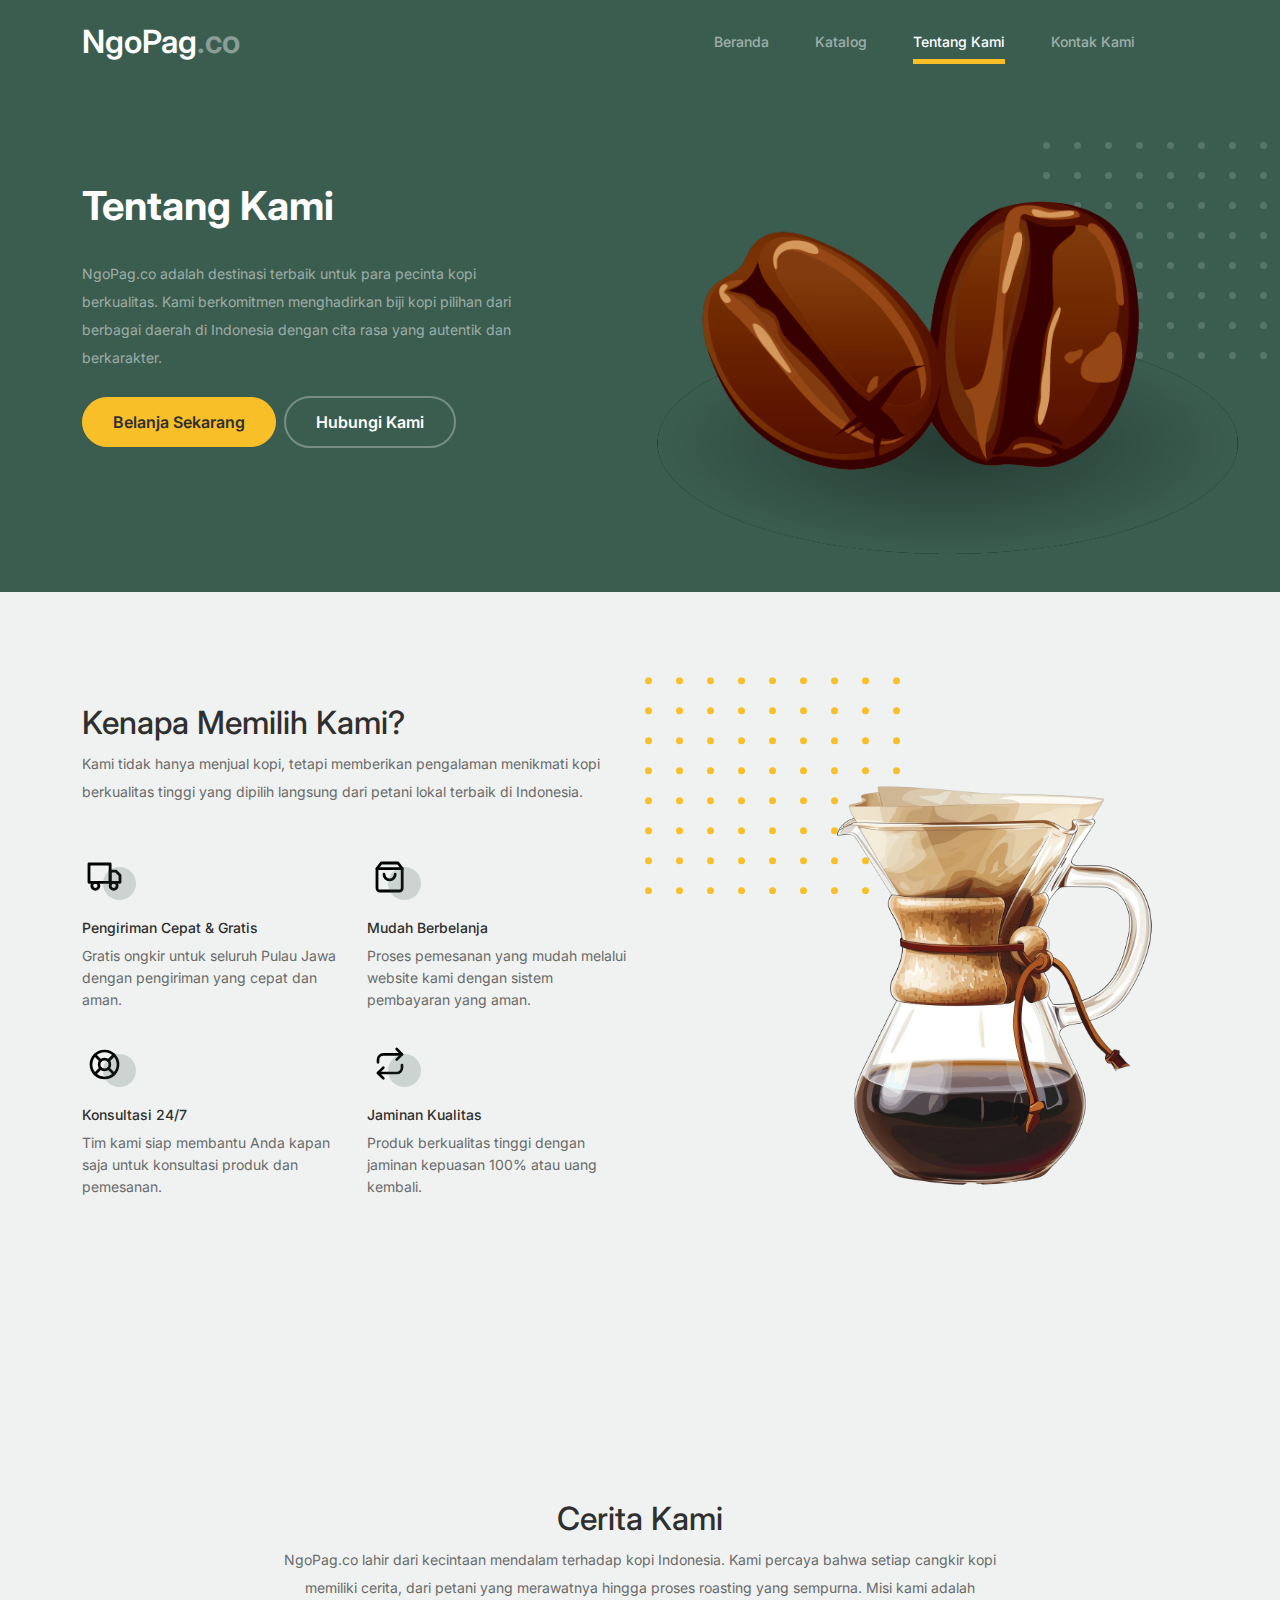
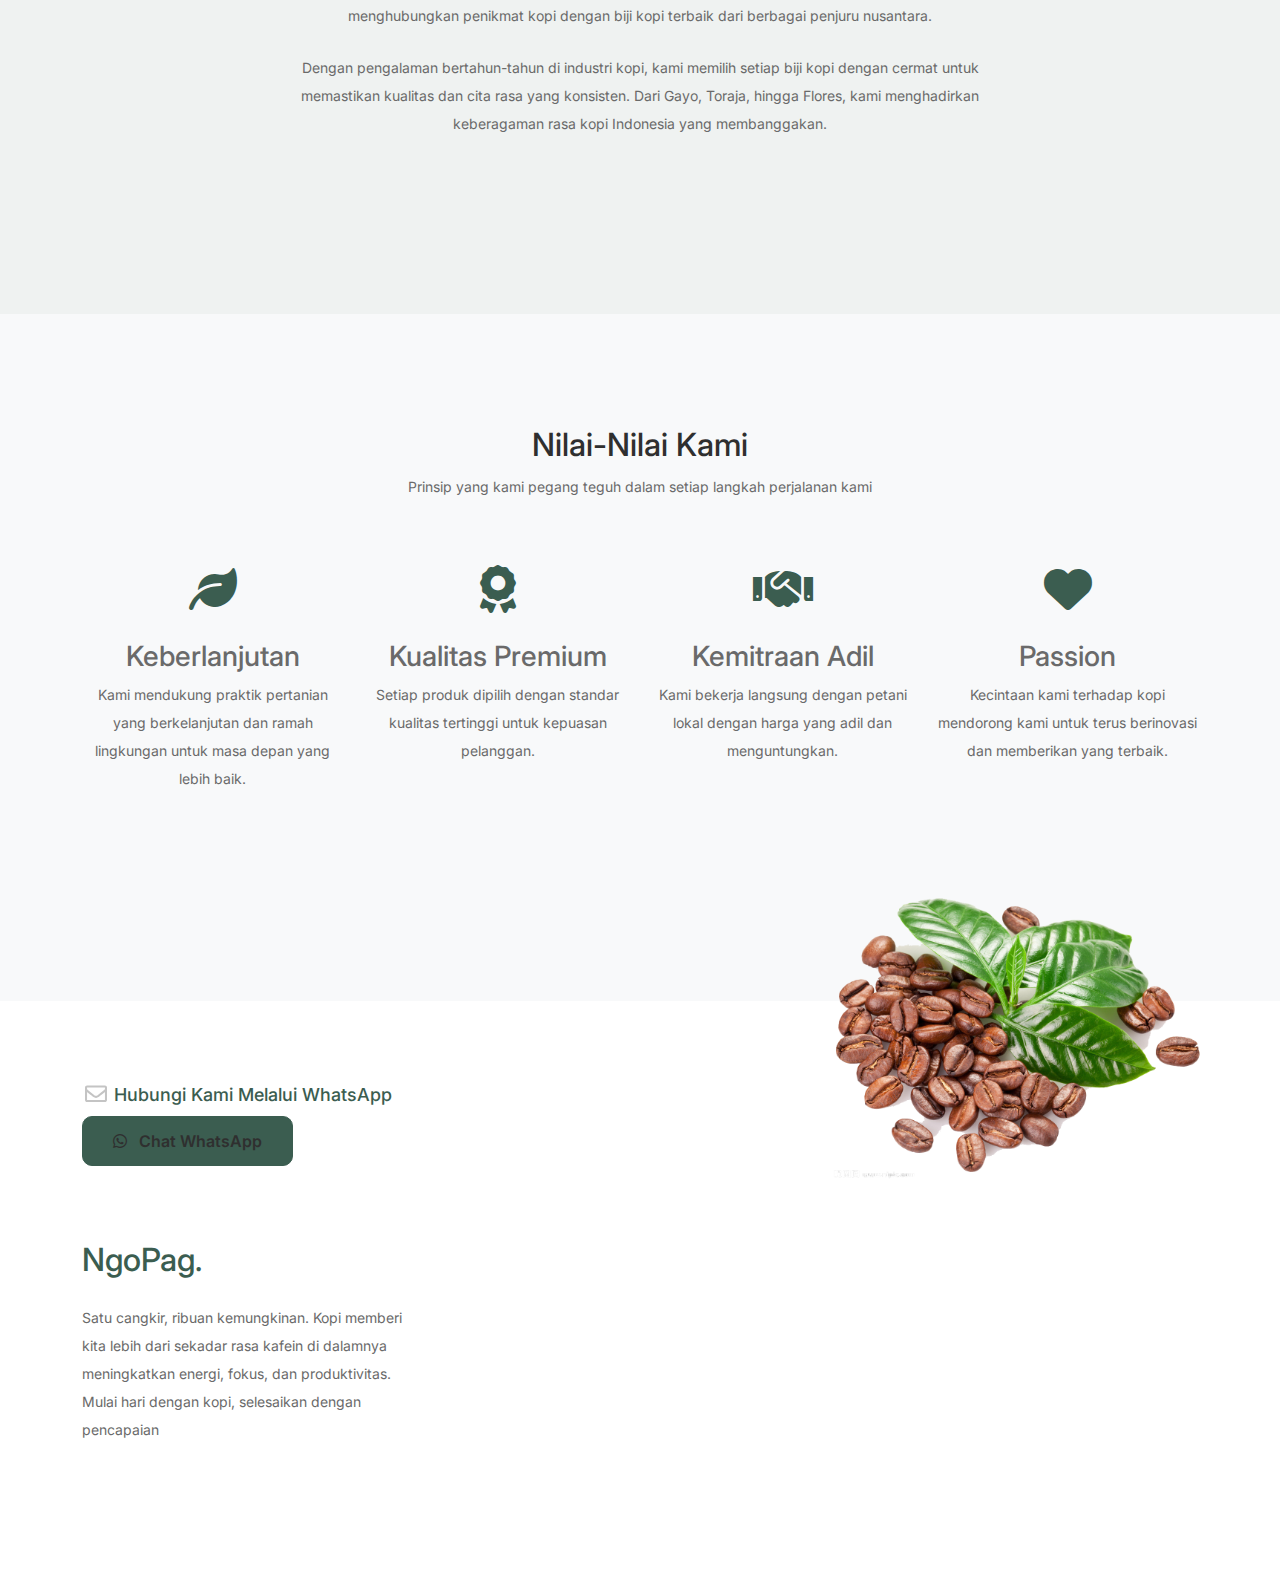
<file: about.html>
<!-- /*
* Bootstrap 5
* Template Name: NgoPag
* Template Author: Choi.std
* License: https://creativecommons.org/licenses/by/3.0/
*/ -->
<!doctype html>
<html lang="en">
<head>
  <meta charset="utf-8">
  <meta name="viewport" content="width=device-width, initial-scale=1, shrink-to-fit=no">
  <meta name="author" content="Choi.std">
  <link rel="shortcut icon" href="ngopag.png">

  <meta name="description" content="" />
  <meta name="keywords" content="bootstrap, bootstrap4" />

		<!-- Bootstrap CSS -->
		<link href="css/bootstrap.min.css" rel="stylesheet">
		<link href="https://cdnjs.cloudflare.com/ajax/libs/font-awesome/6.0.0-beta3/css/all.min.css" rel="stylesheet">
		<link href="css/tiny-slider.css" rel="stylesheet">
		<link href="css/style.css" rel="stylesheet">
		<title>NgoPag by Choi.std - About Us</title>
		
		<style>
			/* Animasi Fade In */
			@keyframes fadeIn {
				from {
					opacity: 0;
					transform: translateY(30px);
				}
				to {
					opacity: 1;
					transform: translateY(0);
				}
			}
			
			/* Animasi Scale Up */
			@keyframes scaleUp {
				from {
					opacity: 0;
					transform: scale(0.8);
				}
				to {
					opacity: 1;
					transform: scale(1);
				}
			}
			
			/* Animasi Slide dari Kiri */
			@keyframes slideInLeft {
				from {
					opacity: 0;
					transform: translateX(-50px);
				}
				to {
					opacity: 1;
					transform: translateX(0);
				}
			}
			
			/* Animasi Slide dari Kanan */
			@keyframes slideInRight {
				from {
					opacity: 0;
					transform: translateX(50px);
				}
				to {
					opacity: 1;
					transform: translateX(0);
				}
			}
			
			.animate-fade-in {
				animation: fadeIn 1s ease-out;
			}
			
			.animate-scale-up {
				animation: scaleUp 0.8s ease-out;
			}
			
			.animate-slide-left {
				animation: slideInLeft 1s ease-out;
			}
			
			.animate-slide-right {
				animation: slideInRight 1s ease-out;
			}
			
			.feature {
				transition: transform 0.3s ease, box-shadow 0.3s ease;
			}
			
			.feature:hover {
				transform: translateY(-10px);
				box-shadow: 0 10px 30px rgba(0,0,0,0.1);
			}
			
			.value-item {
				transition: transform 0.3s ease;
			}
			
			.value-item:hover {
				transform: scale(1.05);
			}
			
			.value-item .icon i {
				transition: color 0.3s ease, transform 0.3s ease;
			}
			
			.value-item:hover .icon i {
				color: #2f4f4f !important;
				transform: scale(1.1);
			}
		</style>
	</head>

	<body>

		<!-- Start Header/Navigation -->
		<nav class="custom-navbar navbar navbar navbar-expand-md navbar-dark bg-dark" arial-label="Furni navigation bar">

			<div class="container">
				<a class="navbar-brand" href="index.html">NgoPag<span>.co</span></a>

				<button class="navbar-toggler" type="button" data-bs-toggle="collapse" data-bs-target="#navbarsFurni" aria-controls="navbarsFurni" aria-expanded="false" aria-label="Toggle navigation">
					<span class="navbar-toggler-icon"></span>
				</button>

				<div class="collapse navbar-collapse" id="navbarsFurni">
					<ul class="custom-navbar-nav navbar-nav ms-auto mb-2 mb-md-0">
						<li class="nav-item ">
							<a class="nav-link" href="index.html">Beranda</a>
						</li>
						<li><a class="nav-link" href="shop.html">Katalog</a></li>
						<li class="active"><a class="nav-link" href="about.html">Tentang Kami</a></li>
						<li><a class="nav-link" href="contact.html">Kontak Kami</a></li>
					</ul>

					<ul class="custom-navbar-cta navbar-nav mb-2 mb-md-0 ms-5">
					</ul>
				</div>
			</div>
				
		</nav>
		<!-- End Header/Navigation -->

		<!-- Start Hero Section -->
			<div class="hero">
				<div class="container">
					<div class="row justify-content-between">
						<div class="col-lg-5">
							<div class="intro-excerpt animate-fade-in">
								<h1>Tentang Kami</h1>
								<p class="mb-4">NgoPag.co adalah destinasi terbaik untuk para pecinta kopi berkualitas. Kami berkomitmen menghadirkan biji kopi pilihan dari berbagai daerah di Indonesia dengan cita rasa yang autentik dan berkarakter.</p>
								<p><a href="shop.html" class="btn btn-secondary me-2">Belanja Sekarang</a><a href="contact.html" class="btn btn-white-outline">Hubungi Kami</a></p>
							</div>
						</div>
						<div class="col-lg-7">
							<div class="hero-img-wrap animate-scale-up">
								<img src="images/KoPag.png" class="img-fluid">
							</div>
						</div>
					</div>
				</div>
			</div>
		<!-- End Hero Section -->

		

		<!-- Start Why Choose Us Section -->
		<div class="why-choose-section">
			<div class="container">
				<div class="row justify-content-between align-items-center">
					<div class="col-lg-6 animate-slide-left">
						<h2 class="section-title">Kenapa Memilih Kami?</h2>
						<p>Kami tidak hanya menjual kopi, tetapi memberikan pengalaman menikmati kopi berkualitas tinggi yang dipilih langsung dari petani lokal terbaik di Indonesia.</p>

						<div class="row my-5">
							<div class="col-6 col-md-6">
								<div class="feature">
									<div class="icon">
										<img src="images/truck.svg" alt="Image" class="imf-fluid">
									</div>
									<h3>Pengiriman Cepat &amp; Gratis</h3>
									<p>Gratis ongkir untuk seluruh Pulau Jawa dengan pengiriman yang cepat dan aman.</p>
								</div>
							</div>

							<div class="col-6 col-md-6">
								<div class="feature">
									<div class="icon">
										<img src="images/bag.svg" alt="Image" class="imf-fluid">
									</div>
									<h3>Mudah Berbelanja</h3>
									<p>Proses pemesanan yang mudah melalui website kami dengan sistem pembayaran yang aman.</p>
								</div>
							</div>

							<div class="col-6 col-md-6">
								<div class="feature">
									<div class="icon">
										<img src="images/support.svg" alt="Image" class="imf-fluid">
									</div>
									<h3>Konsultasi 24/7</h3>
									<p>Tim kami siap membantu Anda kapan saja untuk konsultasi produk dan pemesanan.</p>
								</div>
							</div>

							<div class="col-6 col-md-6">
								<div class="feature">
									<div class="icon">
										<img src="images/return.svg" alt="Image" class="imf-fluid">
									</div>
									<h3>Jaminan Kualitas</h3>
									<p>Produk berkualitas tinggi dengan jaminan kepuasan 100% atau uang kembali.</p>
								</div>
							</div>

						</div>
					</div>

					<div class="col-lg-5 animate-slide-right">
						<div class="img-wrap">
							<img src="images/bgkopi.png" alt="Image" class="img-fluid">
						</div>
					</div>

				</div>
			</div>
		</div>
		<!-- End Why Choose Us Section -->

		<!-- Start Our Story Section -->
		<div class="untree_co-section">
			<div class="container">
				<div class="row mb-5">
					<div class="col-lg-8 mx-auto text-center animate-fade-in">
						<h2 class="section-title">Cerita Kami</h2>
						<p class="mb-4">NgoPag.co lahir dari kecintaan mendalam terhadap kopi Indonesia. Kami percaya bahwa setiap cangkir kopi memiliki cerita, dari petani yang merawatnya hingga proses roasting yang sempurna. Misi kami adalah menghubungkan penikmat kopi dengan biji kopi terbaik dari berbagai penjuru nusantara.</p>
						<p>Dengan pengalaman bertahun-tahun di industri kopi, kami memilih setiap biji kopi dengan cermat untuk memastikan kualitas dan cita rasa yang konsisten. Dari Gayo, Toraja, hingga Flores, kami menghadirkan keberagaman rasa kopi Indonesia yang membanggakan.</p>
					</div>
				</div>
			</div>
		</div>
		<!-- End Our Story Section -->

		<!-- Start Values Section -->
		<div class="untree_co-section bg-light before-footer-section">
			<div class="container">
				<div class="row mb-5">
					<div class="col-lg-8 mx-auto text-center animate-fade-in">
						<h2 class="section-title">Nilai-Nilai Kami</h2>
						<p>Prinsip yang kami pegang teguh dalam setiap langkah perjalanan kami</p>
					</div>
				</div>

				<div class="row">
					<div class="col-12 col-md-6 col-lg-3 mb-5 mb-lg-0">
						<div class="text-center value-item">
							<div class="icon mb-4">
								<i class="fas fa-leaf" style="font-size: 3rem; color: #3b5d50;"></i>
							</div>
							<h3>Keberlanjutan</h3>
							<p>Kami mendukung praktik pertanian yang berkelanjutan dan ramah lingkungan untuk masa depan yang lebih baik.</p>
						</div>
					</div>

					<div class="col-12 col-md-6 col-lg-3 mb-5 mb-lg-0">
						<div class="text-center value-item">
							<div class="icon mb-4">
								<i class="fas fa-award" style="font-size: 3rem; color: #3b5d50;"></i>
							</div>
							<h3>Kualitas Premium</h3>
							<p>Setiap produk dipilih dengan standar kualitas tertinggi untuk kepuasan pelanggan.</p>
						</div>
					</div>

					<div class="col-12 col-md-6 col-lg-3 mb-5 mb-lg-0">
						<div class="text-center value-item">
							<div class="icon mb-4">
								<i class="fas fa-handshake" style="font-size: 3rem; color: #3b5d50;"></i>
							</div>
							<h3>Kemitraan Adil</h3>
							<p>Kami bekerja langsung dengan petani lokal dengan harga yang adil dan menguntungkan.</p>
						</div>
					</div>

					<div class="col-12 col-md-6 col-lg-3 mb-5 mb-lg-0">
						<div class="text-center value-item">
							<div class="icon mb-4">
								<i class="fas fa-heart" style="font-size: 3rem; color: #3b5d50;"></i>
							</div>
							<h3>Passion</h3>
							<p>Kecintaan kami terhadap kopi mendorong kami untuk terus berinovasi dan memberikan yang terbaik.</p>
						</div>
					</div>
				</div>
			</div>
		</div>
		<!-- End Values Section -->

		<!-- Start Footer Section -->
		<footer class="footer-section">
			<div class="container relative">

				<div class="sofa-img">
					<img src="images/kopibg.png" alt="Image" class="img-fluid">
				</div>

				<div class="row">
					<div class="col-lg-8">
						<div class="subscription-form">
							<h3 class="d-flex align-items-center"><span class="me-1"><img src="images/envelope-outline.svg" alt="Image" class="img-fluid"></span><span>Hubungi Kami Melalui WhatsApp</span></h3>

							<div class="row g-3">
								<div class="col-auto">
									<a href="https://wa.me/6287829383526" target="_blank" class="btn btn-primary">
										<i class="fab fa-whatsapp me-2"></i> Chat WhatsApp
									</a>
								</div>
							</div>

						</div>
					</div>
				</div>

				<div class="row g-5 mb-5">
					<div class="col-lg-4">
						<div class="mb-4 footer-logo-wrap"><a href="#" class="footer-logo">NgoPag.</a></div>
						<p class="mb-4">Satu cangkir, ribuan kemungkinan. Kopi memberi kita lebih dari sekadar rasa kafein di dalamnya meningkatkan energi, fokus, dan produktivitas. Mulai hari dengan kopi, selesaikan dengan pencapaian</p>
					</div>
				</div>

			</div>
		</footer>
		<!-- End Footer Section -->	


		<script src="js/bootstrap.bundle.min.js"></script>
		<script src="js/tiny-slider.js"></script>
		<script src="js/custom.js"></script>
		
		<script>
			// Intersection Observer untuk animasi scroll
			const observerOptions = {
				threshold: 0.1,
				rootMargin: '0px 0px -100px 0px'
			};

			const observer = new IntersectionObserver((entries) => {
				entries.forEach(entry => {
					if (entry.isIntersecting) {
						entry.target.style.opacity = '1';
						entry.target.style.transform = 'translateY(0)';
					}
				});
			}, observerOptions);

			// Observe semua elemen dengan class animate
			document.querySelectorAll('.animate-fade-in, .animate-scale-up, .animate-slide-left, .animate-slide-right').forEach(el => {
				observer.observe(el);
			});
		</script>
	</body>

</html>
</file>
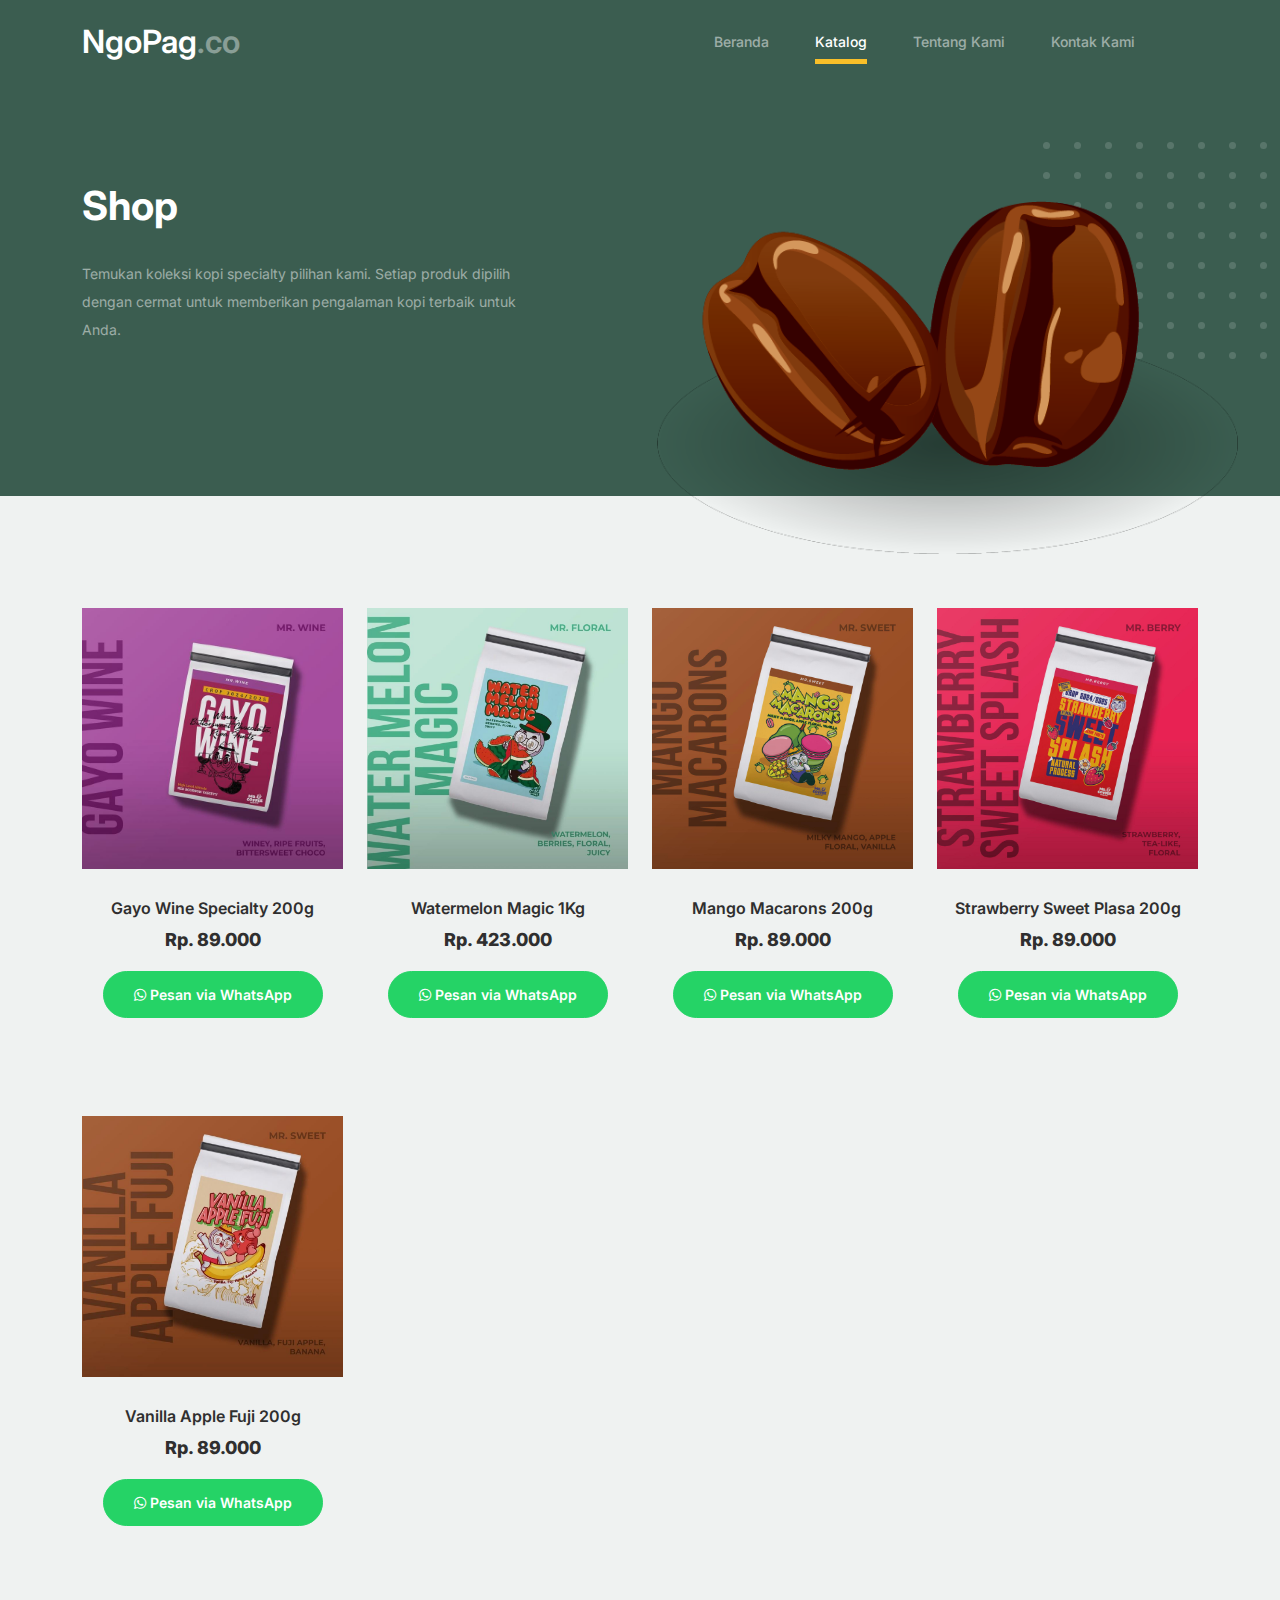
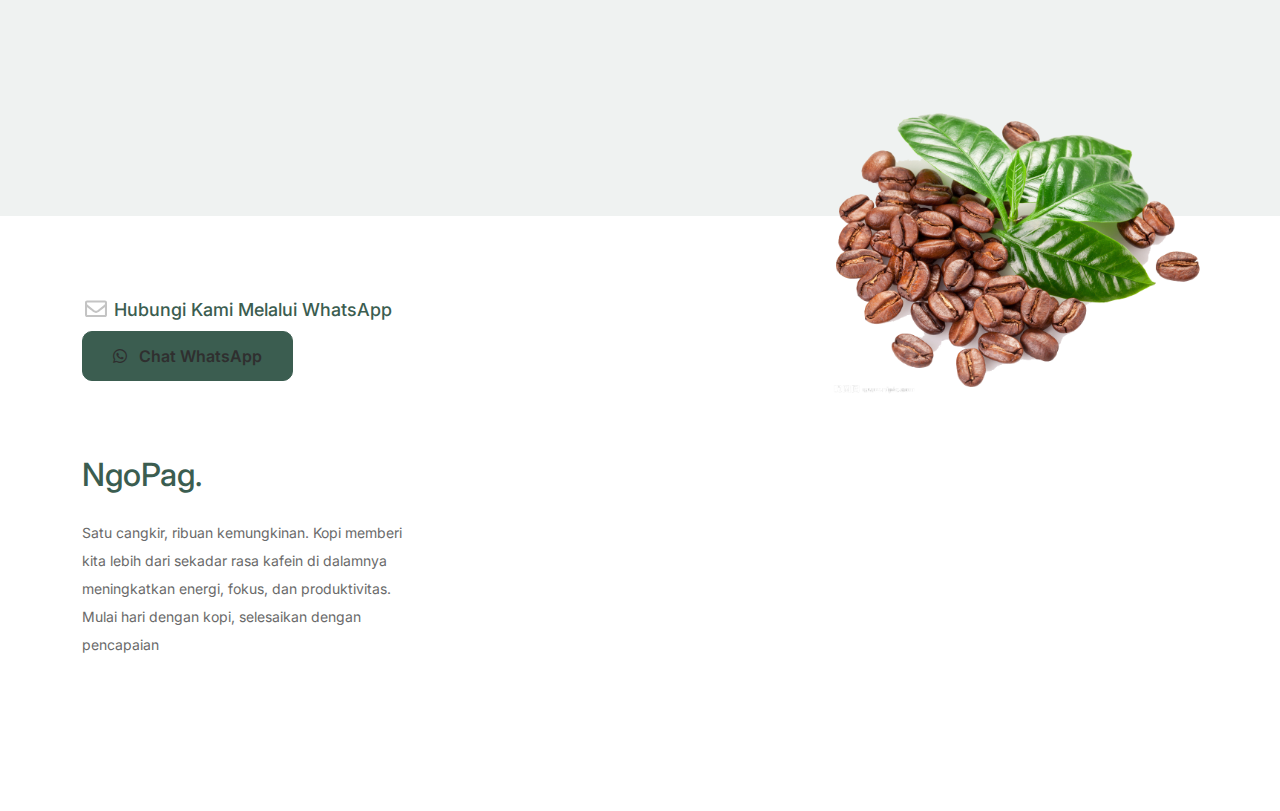
<file: shop.html>
<!-- /*
* Bootstrap 5
* Template Name: Furni
* Template Author: Untree.co
* Template URI: https://untree.co/
* License: https://creativecommons.org/licenses/by/3.0/
*/ -->
<!doctype html>
<html lang="en">
<head>
  <meta charset="utf-8">
  <meta name="viewport" content="width=device-width, initial-scale=1, shrink-to-fit=no">
  <meta name="author" content="Choi.std">
  <link rel="shortcut icon" href="ngopag.png">

  <meta name="description" content="" />
  <meta name="keywords" content="bootstrap, bootstrap4" />

		<!-- Bootstrap CSS -->
		<link href="css/bootstrap.min.css" rel="stylesheet">
		<link href="https://cdnjs.cloudflare.com/ajax/libs/font-awesome/6.0.0-beta3/css/all.min.css" rel="stylesheet">
		<link href="css/tiny-slider.css" rel="stylesheet">
		<link href="css/style.css" rel="stylesheet">
		<title>NgoPag by Choi.std </title>
		
		<style>
			/* Animasi Fade In */
			@keyframes fadeIn {
				from {
					opacity: 0;
					transform: translateY(30px);
				}
				to {
					opacity: 1;
					transform: translateY(0);
				}
			}
			
			/* Animasi Scale Up */
			@keyframes scaleUp {
				from {
					opacity: 0;
					transform: scale(0.8);
				}
				to {
					opacity: 1;
					transform: scale(1);
				}
			}
			
			.animate-fade-in {
				animation: fadeIn 1s ease-out;
			}
			
			.animate-scale-up {
				animation: scaleUp 0.8s ease-out;
			}
			
			.product-item {
				transition: transform 0.3s ease, box-shadow 0.3s ease;
			}
			
			.product-item:hover {
				transform: translateY(-10px);
				box-shadow: 0 10px 30px rgba(0,0,0,0.15);
			}
			
			.product-item img {
				transition: transform 0.3s ease;
			}
			
			.product-item:hover img {
				transform: scale(1.05);
			}
			
			.btn {
				transition: all 0.3s ease;
			}
			
			.btn:hover {
				transform: translateY(-3px);
				box-shadow: 0 5px 20px rgba(0,0,0,0.2);
			}
			
			.btn-success {
				background: #25D366;
				border-color: #25D366;
			}
			
			.btn-success:hover {
				background: #20BA5A;
				border-color: #20BA5A;
			}
		</style>
	</head>
	<body>

		<!-- Start Header/Navigation -->
		<nav class="custom-navbar navbar navbar navbar-expand-md navbar-dark bg-dark" arial-label="Furni navigation bar">

			<div class="container">
				<a class="navbar-brand" href="index.html">NgoPag<span>.co</span></a>

				<button class="navbar-toggler" type="button" data-bs-toggle="collapse" data-bs-target="#navbarsFurni" aria-controls="navbarsFurni" aria-expanded="false" aria-label="Toggle navigation">
					<span class="navbar-toggler-icon"></span>
				</button>

				<div class="collapse navbar-collapse" id="navbarsFurni">
					<ul class="custom-navbar-nav navbar-nav ms-auto mb-2 mb-md-0">
						<li class="nav-item ">
							<a class="nav-link" href="index.html">Beranda</a>
						</li>
						<li class="active"><a class="nav-link" href="shop.html">Katalog</a></li>
						<li><a class="nav-link" href="about.html">Tentang Kami</a></li>
						<li><a class="nav-link" href="contact.html">Kontak Kami</a></li>
					</ul>

					<ul class="custom-navbar-cta navbar-nav mb-2 mb-md-0 ms-5">
					</ul>
				</div>
			</div>
				
		</nav>
		<!-- End Header/Navigation -->

		<!-- Start Hero Section -->
			<div class="hero">
				<div class="container">
					<div class="row justify-content-between">
						<div class="col-lg-5">
							<div class="intro-excerpt animate-fade-in">
								<h1>Shop</h1>
								<p class="mb-4">Temukan koleksi kopi specialty pilihan kami. Setiap produk dipilih dengan cermat untuk memberikan pengalaman kopi terbaik untuk Anda.</p>
							</div>
						</div>
						<div class="col-lg-7">
							<div class="hero-img-wrap animate-scale-up">
								<img src="images/KoPag.png" class="img-fluid">
							</div>
						</div>
					</div>
				</div>
			</div>
		<!-- End Hero Section -->

		

		<div class="untree_co-section product-section before-footer-section">
		    <div class="container">
		      	<div class="row">
					
					<!-- Start Column 1 -->
					<div class="col-12 col-md-4 col-lg-3 mb-5 animate-fade-in">
						<div class="product-item">
							<img src="images/Produk/p1.jpeg" class="img-fluid product-thumbnail">
							<h3 class="product-title">Gayo Wine Specialty 200g</h3>
							<strong class="product-price">Rp. 89.000</strong>
							<br>
							<a href="https://wa.me/6287829383526?text=Halo,%20saya%20tertarik%20dengan%20Gayo%20Wine%20Specialty%20200g%20-%20Rp.%2089.000" target="_blank" class="btn btn-success btn-sm mt-3">
								<i class="fab fa-whatsapp"></i> Pesan via WhatsApp
							</a>
						</div>
					</div>
					<!-- End Column 1 -->

		      		<!-- Start Column 2 -->
					<div class="col-12 col-md-4 col-lg-3 mb-5 animate-fade-in">
						<div class="product-item">
							<img src="images/Produk/p2.jpeg" class="img-fluid product-thumbnail">
							<h3 class="product-title">Watermelon Magic 1Kg</h3>
							<strong class="product-price">Rp. 423.000</strong>
							<br>
							<a href="https://wa.me/6287829383526?text=Halo,%20saya%20tertarik%20dengan%20Watermelon%20Magic%201Kg%20-%20Rp.%20423.000" target="_blank" class="btn btn-success btn-sm mt-3">
								<i class="fab fa-whatsapp"></i> Pesan via WhatsApp
							</a>
						</div>
					</div>
					<!-- End Column 2 -->

					<!-- Start Column 3 -->
					<div class="col-12 col-md-4 col-lg-3 mb-5 animate-fade-in">
						<div class="product-item">
							<img src="images/Produk/p3.jpeg" class="img-fluid product-thumbnail">
							<h3 class="product-title">Mango Macarons 200g</h3>
							<strong class="product-price">Rp. 89.000</strong>
							<br>
							<a href="https://wa.me/6287829383526?text=Halo,%20saya%20tertarik%20dengan%20Mango%20Macarons%20200g%20-%20Rp.%2089.000" target="_blank" class="btn btn-success btn-sm mt-3">
								<i class="fab fa-whatsapp"></i> Pesan via WhatsApp
							</a>
						</div>
					</div>
					<!-- End Column 3 -->

					<!-- Start Column 4 -->
					<div class="col-12 col-md-4 col-lg-3 mb-5 animate-fade-in">
						<div class="product-item">
							<img src="images/Produk/p4.jpeg" class="img-fluid product-thumbnail">
							<h3 class="product-title">Strawberry Sweet Plasa 200g</h3>
							<strong class="product-price">Rp. 89.000</strong>
							<br>
							<a href="https://wa.me/6287829383526?text=Halo,%20saya%20tertarik%20dengan%20Strawberry%20Sweet%20Plasa%20200g%20-%20Rp.%2089.000" target="_blank" class="btn btn-success btn-sm mt-3">
								<i class="fab fa-whatsapp"></i> Pesan via WhatsApp
							</a>
						</div>
					</div>
					<!-- End Column 4 -->

					<!-- Start Column 5 -->
					<div class="col-12 col-md-4 col-lg-3 mb-5 animate-fade-in">
						<div class="product-item">
							<img src="images/Produk/p5.jpeg" class="img-fluid product-thumbnail">
							<h3 class="product-title">Vanilla Apple Fuji 200g</h3>
							<strong class="product-price">Rp. 89.000</strong>
							<br>
							<a href="https://wa.me/6287829383526?text=Halo,%20saya%20tertarik%20dengan%20Vanilla%20Apple%20Fuji%20200g%20-%20Rp.%2089.000" target="_blank" class="btn btn-success btn-sm mt-3">
								<i class="fab fa-whatsapp"></i> Pesan via WhatsApp
							</a>
						</div>
					</div>
					<!-- End Column 5 -->

				</div>
			</div>
		</div>

		<!-- Start Footer Section -->
		<footer class="footer-section">
			<div class="container relative">

				<div class="sofa-img">
					<img src="images/kopibg.png" alt="Image" class="img-fluid">
				</div>

				<div class="row">
					<div class="col-lg-8">
						<div class="subscription-form">
							<h3 class="d-flex align-items-center"><span class="me-1"><img src="images/envelope-outline.svg" alt="Image" class="img-fluid"></span><span>Hubungi Kami Melalui WhatsApp</span></h3>

							<div class="row g-3">
								<div class="col-auto">
									<a href="https://wa.me/6287829383526" target="_blank" class="btn btn-primary">
										<i class="fab fa-whatsapp me-2"></i> Chat WhatsApp
									</a>
								</div>
							</div>

						</div>
					</div>
				</div>

				<div class="row g-5 mb-5">
					<div class="col-lg-4">
						<div class="mb-4 footer-logo-wrap"><a href="#" class="footer-logo">NgoPag.</a></div>
						<p class="mb-4">Satu cangkir, ribuan kemungkinan. Kopi memberi kita lebih dari sekadar rasa kafein di dalamnya meningkatkan energi, fokus, dan produktivitas. Mulai hari dengan kopi, selesaikan dengan pencapaian</p>
					</div>
				</div>

			</div>
		</footer>
		<!-- End Footer Section -->
</file>
<file: css/tiny-slider.css>
.tns-outer{padding:0 !important}.tns-outer [hidden]{display:none !important}.tns-outer [aria-controls],.tns-outer [data-action]{cursor:pointer}.tns-slider{-webkit-transition:all 0s;-moz-transition:all 0s;transition:all 0s}.tns-slider>.tns-item{-webkit-box-sizing:border-box;-moz-box-sizing:border-box;box-sizing:border-box}.tns-horizontal.tns-subpixel{white-space:nowrap}.tns-horizontal.tns-subpixel>.tns-item{display:inline-block;vertical-align:top;white-space:normal}.tns-horizontal.tns-no-subpixel:after{content:'';display:table;clear:both}.tns-horizontal.tns-no-subpixel>.tns-item{float:left}.tns-horizontal.tns-carousel.tns-no-subpixel>.tns-item{margin-right:-100%}.tns-no-calc{position:relative;left:0}.tns-gallery{position:relative;left:0;min-height:1px}.tns-gallery>.tns-item{position:absolute;left:-100%;-webkit-transition:transform 0s, opacity 0s;-moz-transition:transform 0s, opacity 0s;transition:transform 0s, opacity 0s}.tns-gallery>.tns-slide-active{position:relative;left:auto !important}.tns-gallery>.tns-moving{-webkit-transition:all 0.25s;-moz-transition:all 0.25s;transition:all 0.25s}.tns-autowidth{display:inline-block}.tns-lazy-img{-webkit-transition:opacity 0.6s;-moz-transition:opacity 0.6s;transition:opacity 0.6s;opacity:0.6}.tns-lazy-img.tns-complete{opacity:1}.tns-ah{-webkit-transition:height 0s;-moz-transition:height 0s;transition:height 0s}.tns-ovh{overflow:hidden}.tns-visually-hidden{position:absolute;left:-10000em}.tns-transparent{opacity:0;visibility:hidden}.tns-fadeIn{opacity:1;filter:alpha(opacity=100);z-index:0}.tns-normal,.tns-fadeOut{opacity:0;filter:alpha(opacity=0);z-index:-1}.tns-vpfix{white-space:nowrap}.tns-vpfix>div,.tns-vpfix>li{display:inline-block}.tns-t-subp2{margin:0 auto;width:310px;position:relative;height:10px;overflow:hidden}.tns-t-ct{width:2333.3333333%;width:-webkit-calc(100% * 70 / 3);width:-moz-calc(100% * 70 / 3);width:calc(100% * 70 / 3);position:absolute;right:0}.tns-t-ct:after{content:'';display:table;clear:both}.tns-t-ct>div{width:1.4285714%;width:-webkit-calc(100% / 70);width:-moz-calc(100% / 70);width:calc(100% / 70);height:10px;float:left}

/*# sourceMappingURL=sourcemaps/tiny-slider.css.map */
</file>
<file: css/style.css>
/*
* Template Name: UntreeStore
* Template Author: Untree.co
* Author URI: https://untree.co/
* License: https://creativecommons.org/licenses/by/3.0/
*/
@import url("https://fonts.googleapis.com/css2?family=Inter:wght@400;500;600;700;800&display=swap");
body {
  overflow-x: hidden;
  position: relative; }

body {
  font-family: "Inter", sans-serif;
  font-weight: 400;
  line-height: 28px;
  color: #6a6a6a;
  font-size: 14px;
  background-color: #eff2f1; }

a {
  text-decoration: none;
  -webkit-transition: .3s all ease;
  -o-transition: .3s all ease;
  transition: .3s all ease;
  color: #2f2f2f;
  text-decoration: underline; }
  a:hover {
    color: #2f2f2f;
    text-decoration: none; }
  a.more {
    font-weight: 600; }

.custom-navbar {
  background: #3b5d50 !important;
  padding-top: 20px;
  padding-bottom: 20px; }
  .custom-navbar .navbar-brand {
    font-size: 32px;
    font-weight: 600; }
    .custom-navbar .navbar-brand > span {
      opacity: .4; }
  .custom-navbar .navbar-toggler {
    border-color: transparent; }
    .custom-navbar .navbar-toggler:active, .custom-navbar .navbar-toggler:focus {
      -webkit-box-shadow: none;
      box-shadow: none;
      outline: none; }
  @media (min-width: 992px) {
    .custom-navbar .custom-navbar-nav li {
      margin-left: 15px;
      margin-right: 15px; } }
  .custom-navbar .custom-navbar-nav li a {
    font-weight: 500;
    color: #ffffff !important;
    opacity: .5;
    -webkit-transition: .3s all ease;
    -o-transition: .3s all ease;
    transition: .3s all ease;
    position: relative; }
    @media (min-width: 768px) {
      .custom-navbar .custom-navbar-nav li a:before {
        content: "";
        position: absolute;
        bottom: 0;
        left: 8px;
        right: 8px;
        background: #f9bf29;
        height: 5px;
        opacity: 1;
        visibility: visible;
        width: 0;
        -webkit-transition: .15s all ease-out;
        -o-transition: .15s all ease-out;
        transition: .15s all ease-out; } }
    .custom-navbar .custom-navbar-nav li a:hover {
      opacity: 1; }
      .custom-navbar .custom-navbar-nav li a:hover:before {
        width: calc(100% - 16px); }
  .custom-navbar .custom-navbar-nav li.active a {
    opacity: 1; }
    .custom-navbar .custom-navbar-nav li.active a:before {
      width: calc(100% - 16px); }
  .custom-navbar .custom-navbar-cta {
    margin-left: 0 !important;
    -webkit-box-orient: horizontal;
    -webkit-box-direction: normal;
    -ms-flex-direction: row;
    flex-direction: row; }
    @media (min-width: 768px) {
      .custom-navbar .custom-navbar-cta {
        margin-left: 40px !important; } }
    .custom-navbar .custom-navbar-cta li {
      margin-left: 0px;
      margin-right: 0px; }
      .custom-navbar .custom-navbar-cta li:first-child {
        margin-right: 20px; }

.hero {
  background: #3b5d50;
  padding: calc(4rem - 30px) 0 0rem 0; }
  @media (min-width: 768px) {
    .hero {
      padding: calc(4rem - 30px) 0 4rem 0; } }
  @media (min-width: 992px) {
    .hero {
      padding: calc(8rem - 30px) 0 8rem 0; } }
  .hero .intro-excerpt {
    position: relative;
    z-index: 4; }
    @media (min-width: 992px) {
      .hero .intro-excerpt {
        max-width: 450px; } }
  .hero h1 {
    font-weight: 700;
    color: #ffffff;
    margin-bottom: 30px; }
    @media (min-width: 1400px) {
      .hero h1 {
        font-size: 54px; } }
  .hero p {
    color: rgba(255, 255, 255, 0.5);
    margin-botom: 30px; }
  .hero .hero-img-wrap {
    position: relative; }
    .hero .hero-img-wrap img {
      position: relative;
      top: 0px;
      right: 0px;
      z-index: 2;
      max-width: 780px;
      left: -20px; }
      @media (min-width: 768px) {
        .hero .hero-img-wrap img {
          right: 0px;
          left: -100px; } }
      @media (min-width: 992px) {
        .hero .hero-img-wrap img {
          left: 0px;
          top: -80px;
          position: absolute;
          right: -50px; } }
      @media (min-width: 1200px) {
        .hero .hero-img-wrap img {
          left: 0px;
          top: -80px;
          right: -100px; } }
    .hero .hero-img-wrap:after {
      content: "";
      position: absolute;
      width: 255px;
      height: 217px;
      background-image: url("../images/dots-light.svg");
      background-size: contain;
      background-repeat: no-repeat;
      right: -100px;
      top: -0px; }
      @media (min-width: 1200px) {
        .hero .hero-img-wrap:after {
          top: -40px; } }

.btn {
  font-weight: 600;
  padding: 12px 30px;
  border-radius: 30px;
  color: #ffffff;
  background: #2f2f2f;
  border-color: #2f2f2f; }
  .btn:hover {
    color: #ffffff;
    background: #222222;
    border-color: #222222; }
  .btn:active, .btn:focus {
    outline: none !important;
    -webkit-box-shadow: none;
    box-shadow: none; }
  .btn.btn-primary {
    background: #3b5d50;
    border-color: #3b5d50; }
    .btn.btn-primary:hover {
      background: #314d43;
      border-color: #314d43; }
  .btn.btn-secondary {
    color: #2f2f2f;
    background: #f9bf29;
    border-color: #f9bf29; }
    .btn.btn-secondary:hover {
      background: #f8b810;
      border-color: #f8b810; }
  .btn.btn-white-outline {
    background: transparent;
    border-width: 2px;
    border-color: rgba(255, 255, 255, 0.3); }
    .btn.btn-white-outline:hover {
      border-color: white;
      color: #ffffff; }

.section-title {
  color: #2f2f2f; }

.product-section {
  padding: 7rem 0; }
  .product-section .product-item {
    text-align: center;
    text-decoration: none;
    display: block;
    position: relative;
    padding-bottom: 50px;
    cursor: pointer; }
    .product-section .product-item .product-thumbnail {
      margin-bottom: 30px;
      position: relative;
      top: 0;
      -webkit-transition: .3s all ease;
      -o-transition: .3s all ease;
      transition: .3s all ease; }
    .product-section .product-item h3 {
      font-weight: 600;
      font-size: 16px; }
    .product-section .product-item strong {
      font-weight: 800 !important;
      font-size: 18px !important; }
    .product-section .product-item h3, .product-section .product-item strong {
      color: #2f2f2f;
      text-decoration: none; }
    .product-section .product-item .icon-cross {
      position: absolute;
      width: 35px;
      height: 35px;
      display: inline-block;
      background: #2f2f2f;
      bottom: 15px;
      left: 50%;
      -webkit-transform: translateX(-50%);
      -ms-transform: translateX(-50%);
      transform: translateX(-50%);
      margin-bottom: -17.5px;
      border-radius: 50%;
      opacity: 0;
      visibility: hidden;
      -webkit-transition: .3s all ease;
      -o-transition: .3s all ease;
      transition: .3s all ease; }
      .product-section .product-item .icon-cross img {
        position: absolute;
        left: 50%;
        top: 50%;
        -webkit-transform: translate(-50%, -50%);
        -ms-transform: translate(-50%, -50%);
        transform: translate(-50%, -50%); }
    .product-section .product-item:before {
      bottom: 0;
      left: 0;
      right: 0;
      position: absolute;
      content: "";
      background: #dce5e4;
      height: 0%;
      z-index: -1;
      border-radius: 10px;
      -webkit-transition: .3s all ease;
      -o-transition: .3s all ease;
      transition: .3s all ease; }
    .product-section .product-item:hover .product-thumbnail {
      top: -25px; }
    .product-section .product-item:hover .icon-cross {
      bottom: 0;
      opacity: 1;
      visibility: visible; }
    .product-section .product-item:hover:before {
      height: 70%; }

.why-choose-section {
  padding: 7rem 0; }
  .why-choose-section .img-wrap {
    position: relative; }
    .why-choose-section .img-wrap:before {
      position: absolute;
      content: "";
      width: 255px;
      height: 217px;
      background-image: url("../images/dots-yellow.svg");
      background-repeat: no-repeat;
      background-size: contain;
      -webkit-transform: translate(-40%, -40%);
      -ms-transform: translate(-40%, -40%);
      transform: translate(-40%, -40%);
      z-index: -1; }
    .why-choose-section .img-wrap img {
      border-radius: 20px; }

.feature {
  margin-bottom: 30px; }
  .feature .icon {
    display: inline-block;
    position: relative;
    margin-bottom: 20px; }
    .feature .icon:before {
      content: "";
      width: 33px;
      height: 33px;
      position: absolute;
      background: rgba(59, 93, 80, 0.2);
      border-radius: 50%;
      right: -8px;
      bottom: 0; }
  .feature h3 {
    font-size: 14px;
    color: #2f2f2f; }
  .feature p {
    font-size: 14px;
    line-height: 22px;
    color: #6a6a6a; }

.we-help-section {
  padding: 7rem 0; }
  .we-help-section .imgs-grid {
    display: -ms-grid;
    display: grid;
    -ms-grid-columns: (1fr)[27];
    grid-template-columns: repeat(27, 1fr);
    position: relative; }
    .we-help-section .imgs-grid:before {
      position: absolute;
      content: "";
      width: 255px;
      height: 217px;
      background-image: url("../images/dots-green.svg");
      background-size: contain;
      background-repeat: no-repeat;
      -webkit-transform: translate(-40%, -40%);
      -ms-transform: translate(-40%, -40%);
      transform: translate(-40%, -40%);
      z-index: -1; }
    .we-help-section .imgs-grid .grid {
      position: relative; }
      .we-help-section .imgs-grid .grid img {
        border-radius: 20px;
        max-width: 100%; }
      .we-help-section .imgs-grid .grid.grid-1 {
        -ms-grid-column: 1;
        -ms-grid-column-span: 18;
        grid-column: 1 / span 18;
        -ms-grid-row: 1;
        -ms-grid-row-span: 27;
        grid-row: 1 / span 27; }
      .we-help-section .imgs-grid .grid.grid-2 {
        -ms-grid-column: 19;
        -ms-grid-column-span: 27;
        grid-column: 19 / span 27;
        -ms-grid-row: 1;
        -ms-grid-row-span: 5;
        grid-row: 1 / span 5;
        padding-left: 20px; }
      .we-help-section .imgs-grid .grid.grid-3 {
        -ms-grid-column: 14;
        -ms-grid-column-span: 16;
        grid-column: 14 / span 16;
        -ms-grid-row: 6;
        -ms-grid-row-span: 27;
        grid-row: 6 / span 27;
        padding-top: 20px; }

.custom-list {
  width: 100%; }
  .custom-list li {
    display: inline-block;
    width: calc(50% - 20px);
    margin-bottom: 12px;
    line-height: 1.5;
    position: relative;
    padding-left: 20px; }
    .custom-list li:before {
      content: "";
      width: 8px;
      height: 8px;
      border-radius: 50%;
      border: 2px solid #3b5d50;
      position: absolute;
      left: 0;
      top: 8px; }

.popular-product {
  padding: 0 0 7rem 0; }
  .popular-product .product-item-sm h3 {
    font-size: 14px;
    font-weight: 700;
    color: #2f2f2f; }
  .popular-product .product-item-sm a {
    text-decoration: none;
    color: #2f2f2f;
    -webkit-transition: .3s all ease;
    -o-transition: .3s all ease;
    transition: .3s all ease; }
    .popular-product .product-item-sm a:hover {
      color: rgba(47, 47, 47, 0.5); }
  .popular-product .product-item-sm p {
    line-height: 1.4;
    margin-bottom: 10px;
    font-size: 14px; }
  .popular-product .product-item-sm .thumbnail {
    margin-right: 10px;
    -webkit-box-flex: 0;
    -ms-flex: 0 0 120px;
    flex: 0 0 120px;
    position: relative; }
    .popular-product .product-item-sm .thumbnail:before {
      content: "";
      position: absolute;
      border-radius: 20px;
      background: #dce5e4;
      width: 98px;
      height: 98px;
      top: 50%;
      left: 50%;
      -webkit-transform: translate(-50%, -50%);
      -ms-transform: translate(-50%, -50%);
      transform: translate(-50%, -50%);
      z-index: -1; }

.testimonial-section {
  padding: 3rem 0 7rem 0; }

.testimonial-slider-wrap {
  position: relative; }
  .testimonial-slider-wrap .tns-inner {
    padding-top: 30px; }
  .testimonial-slider-wrap .item .testimonial-block blockquote {
    font-size: 16px; }
    @media (min-width: 768px) {
      .testimonial-slider-wrap .item .testimonial-block blockquote {
        line-height: 32px;
        font-size: 18px; } }
  .testimonial-slider-wrap .item .testimonial-block .author-info .author-pic {
    margin-bottom: 20px; }
    .testimonial-slider-wrap .item .testimonial-block .author-info .author-pic img {
      max-width: 80px;
      border-radius: 50%; }
  .testimonial-slider-wrap .item .testimonial-block .author-info h3 {
    font-size: 14px;
    font-weight: 700;
    color: #2f2f2f;
    margin-bottom: 0; }
  .testimonial-slider-wrap #testimonial-nav {
    position: absolute;
    top: 50%;
    z-index: 99;
    width: 100%;
    display: none; }
    @media (min-width: 768px) {
      .testimonial-slider-wrap #testimonial-nav {
        display: block; } }
    .testimonial-slider-wrap #testimonial-nav > span {
      cursor: pointer;
      position: absolute;
      width: 58px;
      height: 58px;
      line-height: 58px;
      border-radius: 50%;
      background: rgba(59, 93, 80, 0.1);
      color: #2f2f2f;
      -webkit-transition: .3s all ease;
      -o-transition: .3s all ease;
      transition: .3s all ease; }
      .testimonial-slider-wrap #testimonial-nav > span:hover {
        background: #3b5d50;
        color: #ffffff; }
    .testimonial-slider-wrap #testimonial-nav .prev {
      left: -10px; }
    .testimonial-slider-wrap #testimonial-nav .next {
      right: 0; }
  .testimonial-slider-wrap .tns-nav {
    position: absolute;
    bottom: -50px;
    left: 50%;
    -webkit-transform: translateX(-50%);
    -ms-transform: translateX(-50%);
    transform: translateX(-50%); }
    .testimonial-slider-wrap .tns-nav button {
      background: none;
      border: none;
      display: inline-block;
      position: relative;
      width: 0 !important;
      height: 7px !important;
      margin: 2px; }
      .testimonial-slider-wrap .tns-nav button:active, .testimonial-slider-wrap .tns-nav button:focus, .testimonial-slider-wrap .tns-nav button:hover {
        outline: none;
        -webkit-box-shadow: none;
        box-shadow: none;
        background: none; }
      .testimonial-slider-wrap .tns-nav button:before {
        display: block;
        width: 7px;
        height: 7px;
        left: 0;
        top: 0;
        position: absolute;
        content: "";
        border-radius: 50%;
        -webkit-transition: .3s all ease;
        -o-transition: .3s all ease;
        transition: .3s all ease;
        background-color: #d6d6d6; }
      .testimonial-slider-wrap .tns-nav button:hover:before, .testimonial-slider-wrap .tns-nav button.tns-nav-active:before {
        background-color: #3b5d50; }

.before-footer-section {
  padding: 7rem 0 12rem 0 !important; }

.blog-section {
  padding: 7rem 0 12rem 0; }
  .blog-section .post-entry a {
    text-decoration: none; }
  .blog-section .post-entry .post-thumbnail {
    display: block;
    margin-bottom: 20px; }
    .blog-section .post-entry .post-thumbnail img {
      border-radius: 20px;
      -webkit-transition: .3s all ease;
      -o-transition: .3s all ease;
      transition: .3s all ease; }
  .blog-section .post-entry .post-content-entry {
    padding-left: 15px;
    padding-right: 15px; }
    .blog-section .post-entry .post-content-entry h3 {
      font-size: 16px;
      margin-bottom: 0;
      font-weight: 600;
      margin-bottom: 7px; }
    .blog-section .post-entry .post-content-entry .meta {
      font-size: 14px; }
      .blog-section .post-entry .post-content-entry .meta a {
        font-weight: 600; }
  .blog-section .post-entry:hover .post-thumbnail img, .blog-section .post-entry:focus .post-thumbnail img {
    opacity: .7; }

.footer-section {
  padding: 80px 0;
  background: #ffffff; }
  .footer-section .relative {
    position: relative; }
  .footer-section a {
    text-decoration: none;
    color: #2f2f2f;
    -webkit-transition: .3s all ease;
    -o-transition: .3s all ease;
    transition: .3s all ease; }
    .footer-section a:hover {
      color: rgba(47, 47, 47, 0.5); }
  .footer-section .subscription-form {
    margin-bottom: 40px;
    position: relative;
    z-index: 2;
    margin-top: 100px; }
    @media (min-width: 992px) {
      .footer-section .subscription-form {
        margin-top: 0px;
        margin-bottom: 80px; } }
    .footer-section .subscription-form h3 {
      font-size: 18px;
      font-weight: 500;
      color: #3b5d50; }
    .footer-section .subscription-form .form-control {
      height: 50px;
      border-radius: 10px;
      font-family: "Inter", sans-serif; }
      .footer-section .subscription-form .form-control:active, .footer-section .subscription-form .form-control:focus {
        outline: none;
        -webkit-box-shadow: none;
        box-shadow: none;
        border-color: #3b5d50;
        -webkit-box-shadow: 0 1px 4px 0 rgba(0, 0, 0, 0.2);
        box-shadow: 0 1px 4px 0 rgba(0, 0, 0, 0.2); }
      .footer-section .subscription-form .form-control::-webkit-input-placeholder {
        font-size: 14px; }
      .footer-section .subscription-form .form-control::-moz-placeholder {
        font-size: 14px; }
      .footer-section .subscription-form .form-control:-ms-input-placeholder {
        font-size: 14px; }
      .footer-section .subscription-form .form-control:-moz-placeholder {
        font-size: 14px; }
    .footer-section .subscription-form .btn {
      border-radius: 10px !important; }
  .footer-section .sofa-img {
    position: absolute;
    top: -200px;
    z-index: 1;
    right: 0; }
    .footer-section .sofa-img img {
      max-width: 380px; }
  .footer-section .links-wrap {
    margin-top: 0px; }
    @media (min-width: 992px) {
      .footer-section .links-wrap {
        margin-top: 54px; } }
    .footer-section .links-wrap ul li {
      margin-bottom: 10px; }
  .footer-section .footer-logo-wrap .footer-logo {
    font-size: 32px;
    font-weight: 500;
    text-decoration: none;
    color: #3b5d50; }
  .footer-section .custom-social li {
    margin: 2px;
    display: inline-block; }
    .footer-section .custom-social li a {
      width: 40px;
      height: 40px;
      text-align: center;
      line-height: 40px;
      display: inline-block;
      background: #dce5e4;
      color: #3b5d50;
      border-radius: 50%; }
      .footer-section .custom-social li a:hover {
        background: #3b5d50;
        color: #ffffff; }
  .footer-section .border-top {
    border-color: #dce5e4; }
    .footer-section .border-top.copyright {
      font-size: 14px !important; }

.untree_co-section {
  padding: 7rem 0; }

.form-control {
  height: 50px;
  border-radius: 10px;
  font-family: "Inter", sans-serif; }
  .form-control:active, .form-control:focus {
    outline: none;
    -webkit-box-shadow: none;
    box-shadow: none;
    border-color: #3b5d50;
    -webkit-box-shadow: 0 1px 4px 0 rgba(0, 0, 0, 0.2);
    box-shadow: 0 1px 4px 0 rgba(0, 0, 0, 0.2); }
  .form-control::-webkit-input-placeholder {
    font-size: 14px; }
  .form-control::-moz-placeholder {
    font-size: 14px; }
  .form-control:-ms-input-placeholder {
    font-size: 14px; }
  .form-control:-moz-placeholder {
    font-size: 14px; }

.service {
  line-height: 1.5; }
  .service .service-icon {
    border-radius: 10px;
    -webkit-box-flex: 0;
    -ms-flex: 0 0 50px;
    flex: 0 0 50px;
    height: 50px;
    line-height: 50px;
    text-align: center;
    background: #3b5d50;
    margin-right: 20px;
    color: #ffffff; }

textarea {
  height: auto !important; }

.site-blocks-table {
  overflow: auto; }
  .site-blocks-table .product-thumbnail {
    width: 200px; }
  .site-blocks-table .btn {
    padding: 2px 10px; }
  .site-blocks-table thead th {
    padding: 30px;
    text-align: center;
    border-width: 0px !important;
    vertical-align: middle;
    color: rgba(0, 0, 0, 0.8);
    font-size: 18px; }
  .site-blocks-table td {
    padding: 20px;
    text-align: center;
    vertical-align: middle;
    color: rgba(0, 0, 0, 0.8); }
  .site-blocks-table tbody tr:first-child td {
    border-top: 1px solid #3b5d50 !important; }
  .site-blocks-table .btn {
    background: none !important;
    color: #000000;
    border: none;
    height: auto !important; }

.site-block-order-table th {
  border-top: none !important;
  border-bottom-width: 1px !important; }

.site-block-order-table td, .site-block-order-table th {
  color: #000000; }

.couponcode-wrap input {
  border-radius: 10px !important; }

.text-primary {
  color: #3b5d50 !important; }

.thankyou-icon {
  position: relative;
  color: #3b5d50; }
  .thankyou-icon:before {
    position: absolute;
    content: "";
    width: 50px;
    height: 50px;
    border-radius: 50%;
    background: rgba(59, 93, 80, 0.2); }
</file>
